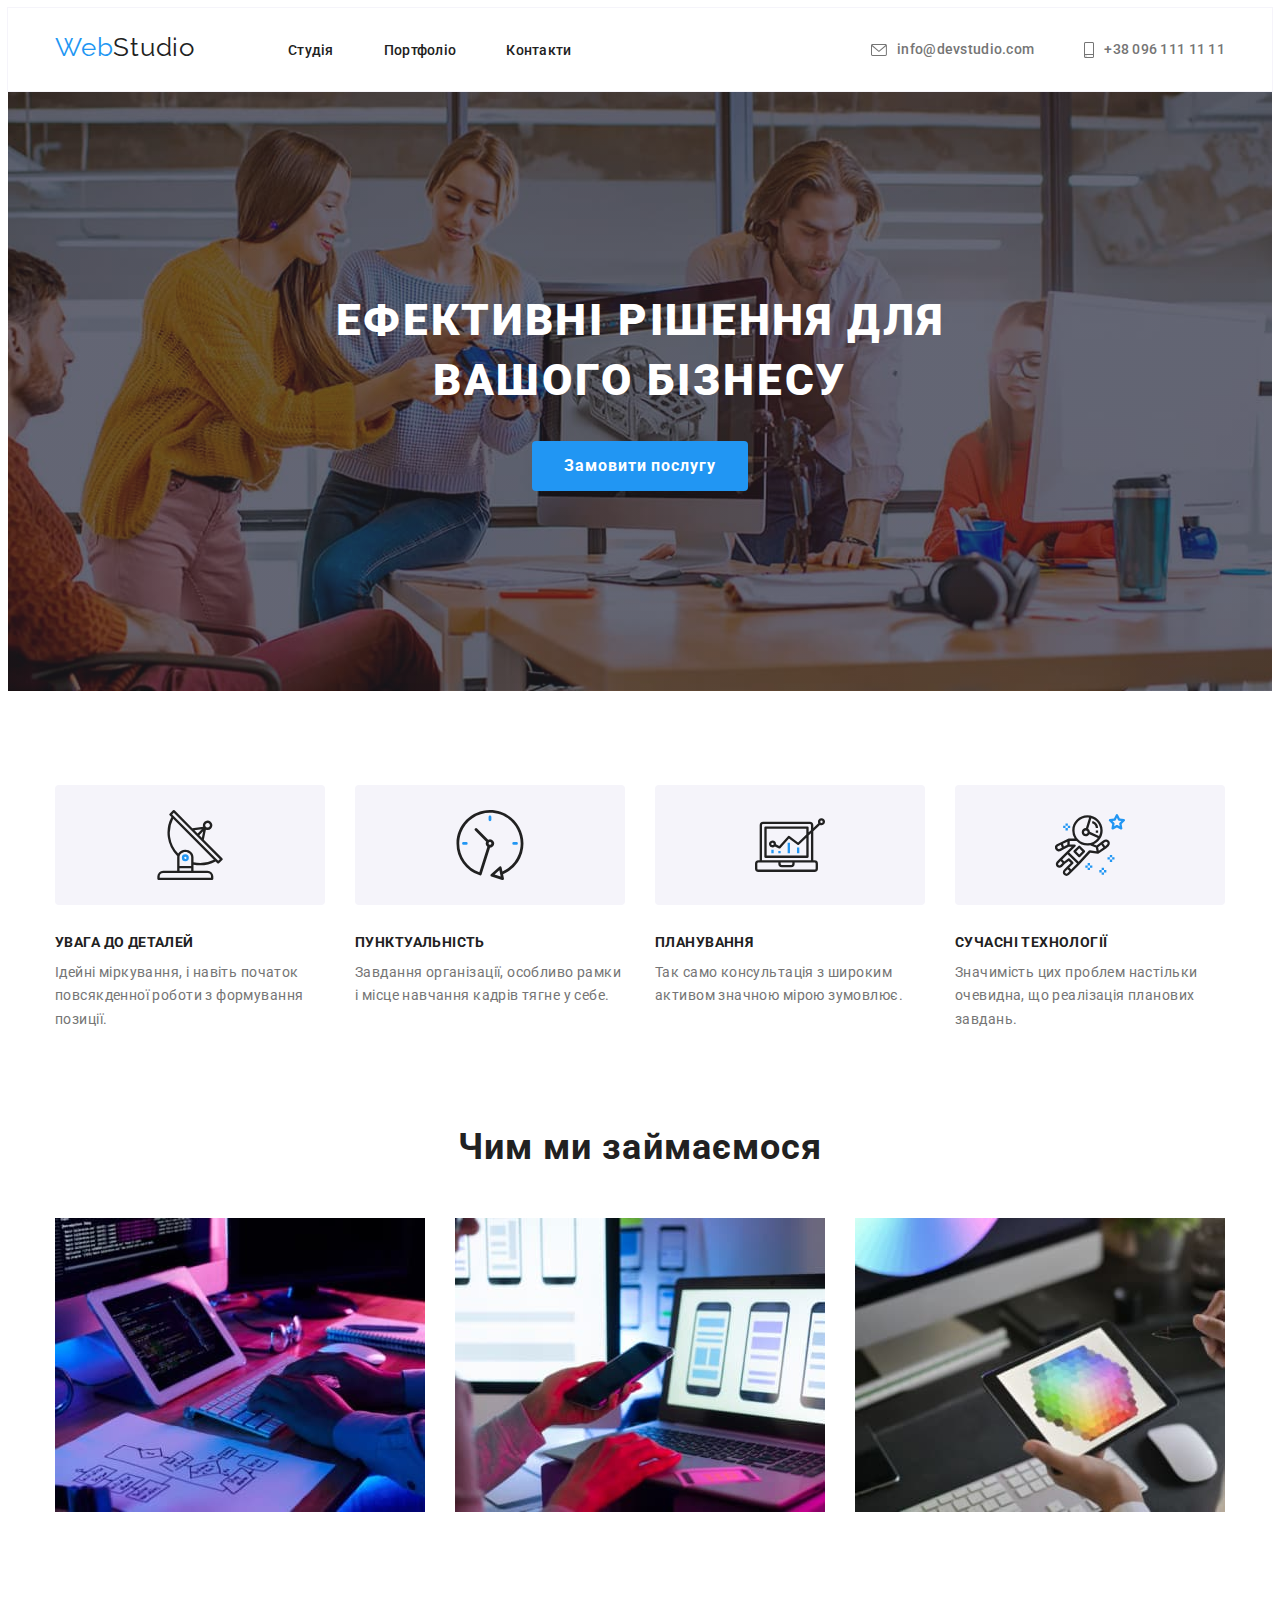
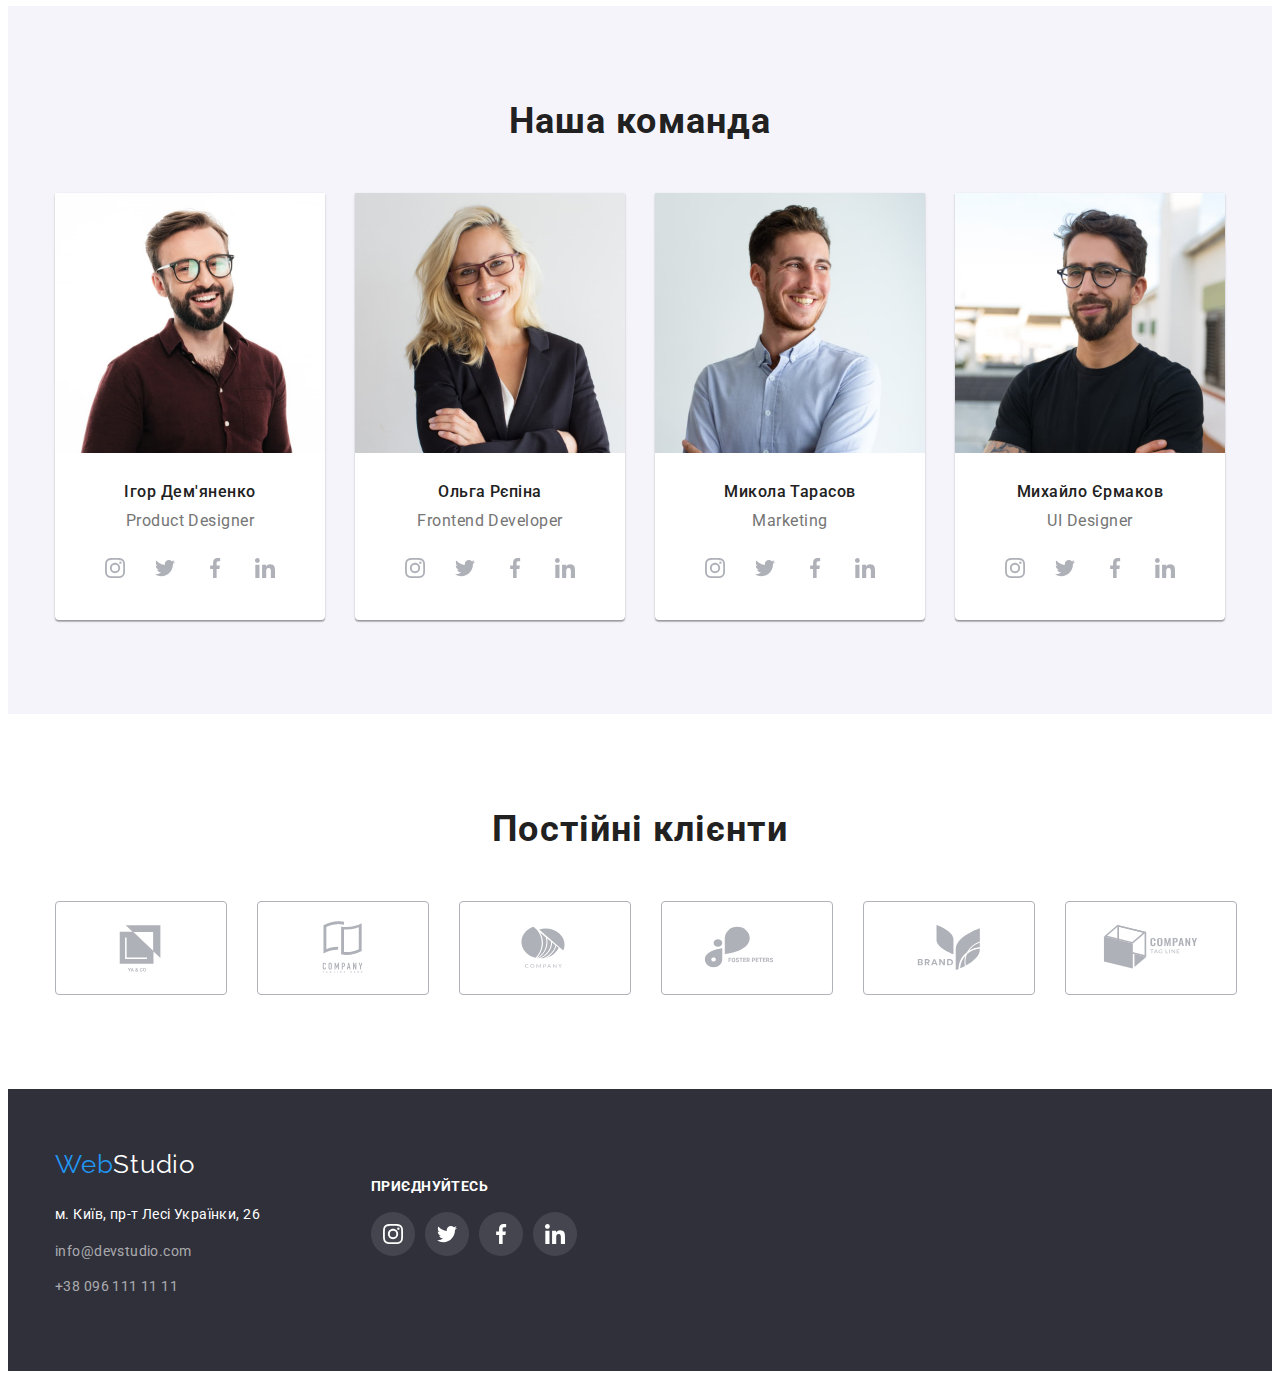
<file: index.html>
<!DOCTYPE html>
<html lang="uk">

<head>
	<meta charset="UTF-8" />
	<meta http-equiv="X-UA-Compatible" content="IE=edge" />
	<meta name="viewport" content="width=device-width, initial-scale=1.0" />
	<title>Студія</title>
	<link rel="preconnect" href="https://fonts.googleapis.com" />
	<link rel="preconnect" href="https://fonts.gstatic.com" crossorigin />
	<link
		href="https://fonts.googleapis.com/css2?family=Raleway:wght@700&family=Roboto:wght@400;500;700;900&display=swap"
		rel="stylesheet" />
	<link rel="stylesheet" href="https://cdnjs.cloudflare.com/ajax/libs/modern-normalize/1.1.0/modern-normalize.min.css"
		integrity="sha512-wpPYUAdjBVSE4KJnH1VR1HeZfpl1ub8YT/NKx4PuQ5NmX2tKuGu6U/JRp5y+Y8XG2tV+wKQpNHVUX03MfMFn9Q=="
		crossorigin="anonymous" referrerpolicy="no-referrer" />
	<link rel="stylesheet" href="./css/styles.css" />
</head>

<body class="body">
	<header class="feader">
		<div class="container feader-conteiner">
			<a href="#" class="logo">Web<span class="accent">Studio</span></a>
			<nav class="feader-conteiner list-feader">
				<ul class="list list-feader">
					<li class="feader-nav">
						<a class="feader-nav-link" href="./index.html">Студія</a>
					</li>
					<li class="feader-nav">
						<a class="feader-nav-link" href="./portfolio.html">Портфоліо</a>
					</li>
					<li class="feader-nav">
						<a class="feader-nav-link nav-end" href="#">Контакти</a>
					</li>
				</ul>
			</nav>
			<a class="feader-contact" href="mailto:info@devstudio.com">
				<svg class="feader-icons" width="16" height="12">
					<use href="./images/icons.svg#icon-envelope"></use>
				</svg>info@devstudio.com
			</a>
			<a class="feader-contact contact-end" href="tel:+380961111111">
				<svg class="feader-icons" width="10" height="16">
					<use href="./images/icons.svg#icon-smartphone"></use>
				</svg>+38 096 111 11 11
			</a>
		</div>
	</header>
	<main>
		<section class="hero">
			<div class="container fero-container">
				<h1 class="hero-title">
					Ефективні рішення для<br />
					вашого бізнесу
				</h1>
				<button type="button" class="hero-btn">Замовити послугу</button>
			</div>
		</section>
		<section class="features">
			<div class="container features-container">
				<ul class="list list-features">
					<li class="features-items">
						<a class="features-icons-fon" href="#">
							<svg class="features-icons" width="70" height="70">
								<use href="./images/icons.svg#icon-antenna-1"></use>
							</svg>
						</a>
						<h3 class="features-title">УВАГА ДО ДЕТАЛЕЙ</h3>
						<p class="features-text">
							Ідейні міркування, і навіть початок повсякденної роботи з формування позиції.
						</p>
					</li>
					<li class="features-items">
						<a class="features-icons-fon" href="#">
							<svg class="features-icons" width="70" height="70">
								<use href="./images/icons.svg#icon-clock-1"></use>
							</svg>
						</a>
						<h3 class="features-title">ПУНКТУАЛЬНІСТЬ</h3>
						<p class="features-text"> Завдання організації, особливо рамки і місце навчання кадрів тягне у
							себе. </p>
					</li>
					<li class="features-items">
						<a class="features-icons-fon" href="#">
							<svg class="features-icons" width="70" height="70">
								<use href="./images/icons.svg#icon-diagram-1"></use>
							</svg>
						</a>
						<h3 class="features-title">ПЛАНУВАННЯ</h3>
						<p class="features-text"> Так само консультація з широким активом значною мірою зумовлює. </p>
					</li>
					<li class="features-items">
						<a class="features-icons-fon" href="#">
							<svg class="features-icons" width="70" height="70">
								<use href="./images/icons.svg#icon-astronaut-1"></use>
							</svg>
						</a>
						<h3 class="features-title">СУЧАСНІ ТЕХНОЛОГІЇ</h3>
						<p class="features-text"> Значимість цих проблем настільки очевидна, що реалізація планових
							завдань. </p>
					</li>
				</ul>
			</div>
		</section>
		<section class="doing">
			<div class="container doing-container">
				<h2 class="doing-title">Чим ми займаємося</h2>
				<ul class="list list-doing">
					<li class="doing-items">
						<img src="./images/1.jpg" width="370" height="294" alt="верстка сайту на планшеті" />
					</li>
					<li class="doing-items">
						<img src="./images/2.jpg" width="370" height="294" alt="оптимізація дизайну під смартфон" />
					</li>
					<li class="doing-items">
						<img src="./images/3.jpg" width="370" height="294" alt="графічний планшет з палітрою" />
					</li>
				</ul>
			</div>
		</section>
		<section class="team">
			<div class="container container-team">
				<h2 class="team-title">Наша команда</h2>
				<ul class="list list-team">
					<li class="team-items">
						<img src="./images/comand1.jpg" width="270" height="260"
							alt="фото працівника студії Ігоря Дем'яненка" />
						<div class="info-items">
							<h3 class="team-second-title">Ігор Дем'яненко</h3>
							<p class="team-text">Product Designer</p>
							<ul class="team-soc-list list">
								<li class="team-soc-items">
									<a class="team-soc-link" href="#">
										<svg class="team-soc-icon" width="20" height="20">
											<use href="./images/icons.svg#icon-instagram-2"></use>
										</svg>
									</a>
								</li>
								<li class="team-soc-items">
									<a class="team-soc-link" href="#">
										<svg class="team-soc-icon" width="20" height="20">
											<use href="./images/icons.svg#icon-twitter-1"></use>
										</svg>
									</a>
								</li>
								<li class="team-soc-items">
									<a class="team-soc-link" href="#">
										<svg class="team-soc-icon" width="20" height="20">
											<use href="./images/icons.svg#icon-facebook-1"></use>
										</svg>
									</a>
								</li>
								<li class="team-soc-items">
									<a class="team-soc-link" href="#">
										<svg class="team-soc-icon" width="20" height="20">
											<use href="./images/icons.svg#icon-linkedin-1"></use>
										</svg>
									</a>
								</li>
							</ul>
						</div>
					</li>
					<li class="team-items">
						<img src="./images/comand2.jpg" width="270" height="260"
							alt="фото працівника студії Ольги Рєпіної" />
						<div class="info-items">
							<h3 class="team-second-title">Ольга Рєпіна</h3>
							<p class="team-text">Frontend Developer</p>
							<ul class="team-soc-list list">
								<li class="team-soc-items">
									<a class="team-soc-link" href="#">
										<svg class="team-soc-icon" width="20" height="20">
											<use href="./images/icons.svg#icon-instagram-2"></use>
										</svg>
									</a>
								</li>
								<li class="team-soc-items">
									<a class="team-soc-link" href="#">
										<svg class="team-soc-icon" width="20" height="20">
											<use href="./images/icons.svg#icon-twitter-1"></use>
										</svg>
									</a>
								</li>
								<li class="team-soc-items">
									<a class="team-soc-link" href="#">
										<svg class="team-soc-icon" width="20" height="20">
											<use href="./images/icons.svg#icon-facebook-1"></use>
										</svg>
									</a>
								</li>
								<li class="team-soc-items">
									<a class="team-soc-link" href="#">
										<svg class="team-soc-icon" width="20" height="20">
											<use href="./images/icons.svg#icon-linkedin-1"></use>
										</svg>
									</a>
								</li>
							</ul>
						</div>
					</li>
					<li class="team-items">
						<img src="./images/comand3.jpg" width="270" height="260"
							alt="фото працівника студії Миколи Тарасова" />
						<div class="info-items">
							<h3 class="team-second-title">Микола Тарасов</h3>
							<p class="team-text">Marketing</p>
							<ul class="team-soc-list list">
								<li class="team-soc-items">
									<a class="team-soc-link" href="#">
										<svg class="team-soc-icon" width="20" height="20">
											<use href="./images/icons.svg#icon-instagram-2"></use>
										</svg>
									</a>
								</li>
								<li class="team-soc-items">
									<a class="team-soc-link" href="#">
										<svg class="team-soc-icon" width="20" height="20">
											<use href="./images/icons.svg#icon-twitter-1"></use>
										</svg>
									</a>
								</li>
								<li class="team-soc-items">
									<a class="team-soc-link" href="#">
										<svg class="team-soc-icon" width="20" height="20">
											<use href="./images/icons.svg#icon-facebook-1"></use>
										</svg>
									</a>
								</li>
								<li class="team-soc-items">
									<a class="team-soc-link" href="#">
										<svg class="team-soc-icon" width="20" height="20">
											<use href="./images/icons.svg#icon-linkedin-1"></use>
										</svg>
									</a>
								</li>
							</ul>
						</div>
					</li>
					<li class="team-items">
						<img src="./images/comand4.jpg" width="270" height="260"
							alt="фото працівника студії Михайло Єрмаков" />
						<div class="info-items">
							<h3 class="team-second-title">Михайло Єрмаков</h3>
							<p class="team-text">UI Designer</p>
							<ul class="team-soc-list list">
								<li class="team-soc-items">
									<a class="team-soc-link" href="#">
										<svg class="team-soc-icon" width="20" height="20">
											<use href="./images/icons.svg#icon-instagram-2"></use>
										</svg>
									</a>
								</li>
								<li class="team-soc-items">
									<a class="team-soc-link" href="#">
										<svg class="team-soc-icon" width="20" height="20">
											<use href="./images/icons.svg#icon-twitter-1"></use>
										</svg>
									</a>
								</li>
								<li class="team-soc-items">
									<a class="team-soc-link" href="#">
										<svg class="team-soc-icon" width="20" height="20">
											<use href="./images/icons.svg#icon-facebook-1"></use>
										</svg>
									</a>
								</li>
								<li class="team-soc-items">
									<a class="team-soc-link" href="#">
										<svg class="team-soc-icon" width="20" height="20">
											<use href="./images/icons.svg#icon-linkedin-1"></use>
										</svg>
									</a>
								</li>
							</ul>
						</div>
					</li>
				</ul>
			</div>
		</section>
		<section class="clients">
			<div class="container-clients container">
				<h2 class="clients-title">Постійні клієнти</h2>
				<ul class="clients-list list">
					<li class="clients-list-grup">
						<a class="clients-logo" href="">
							<svg class="clients-logo-icon" width="106" height="60">
								<use href="./images/icons.svg#icon-Logo"></use>
							</svg>
						</a>
					</li>
					<li class="clients-list-grup">
						<a class="clients-logo" href="">
							<svg class="clients-logo-icon" width="106" height="60">
								<use href="./images/icons.svg#icon-Logo-1"></use>
							</svg>
						</a>
					</li>
					<li class="clients-list-grup">
						<a class="clients-logo" href="">
							<svg class="clients-logo-icon" width="106" height="60">
								<use href="./images/icons.svg#icon-Logo-2"></use>
							</svg>
						</a>
					</li>
					<li class="clients-list-grup">
						<a class="clients-logo" href="">
							<svg class="clients-logo-icon" width="106" height="60">
								<use href="./images/icons.svg#icon-Logo-3"></use>
							</svg>
						</a>
					</li>
					<li class="clients-list-grup">
						<a class="clients-logo" href="">
							<svg class="clients-logo-icon" width="106" height="60">
								<use href="./images/icons.svg#icon-Logo-4"></use>
							</svg>
						</a>
					</li>
					<li class="clients-list-grup">
						<a class="clients-logo" href="">
							<svg class="clients-logo-icon" width="106" height="60">
								<use href="./images/icons.svg#icon-Logo-5"></use>
							</svg>
						</a>
					</li>
				</ul>
			</div>
		</section>
	</main>
	<footer class="footer">
		<div class="container container-footer">
			<a href="#" class="footer-logo">Web<span class="accent-footer">Studio</span></a>
			<div class="footer-info">
				<ul class="list list-footer">
					<li class="list-info">
						<address class="footer-address"> м. Київ, пр-т Лесі Українки, 26 </address>
					</li>
					<li class="list-info">
						<a class="footer-link" href="mailto:info@devstudio.com">info@devstudio.com</a>
					</li>
					<li class="list-info">
						<a class="footer-link end" href="tel:+380961111111">+38 096 111 11 11</a>
					</li>
				</ul>
				<div class="container footer-soc">
					<h3 class="footer-soc-title">приєднуйтесь</h3>
					<ul class="footer-soc-list list">
						<li class="footer-soc-icons">
							<a class="footer-soc-link" href="#">
								<svg class="footer-icons" width="20" height="20">
									<use href="./images/icons.svg#icon-instagram-2"></use>
								</svg>
							</a>
						</li>
						<li class="footer-soc-icons">
							<a class="footer-soc-link" href="#">
								<svg class="footer-icons" width="20" height="20">
									<use href="./images/icons.svg#icon-twitter-1"></use>
								</svg>
							</a>
						</li>
						<li class="footer-soc-icons">
							<a class="footer-soc-link" href="#">
								<svg class="footer-icons" width="20" height="20">
									<use href="./images/icons.svg#icon-facebook-1"></use>
								</svg>
							</a>
						</li>
						<li class="footer-soc-icons">
							<a class="footer-soc-link" href="#">
								<svg class="footer-icons" width="20" height="20">
									<use href="./images/icons.svg#icon-linkedin-1"></use>
								</svg>
							</a>
						</li>
					</ul>
				</div>
			</div>
		</div>
	</footer>
</body>

</html>
</file>
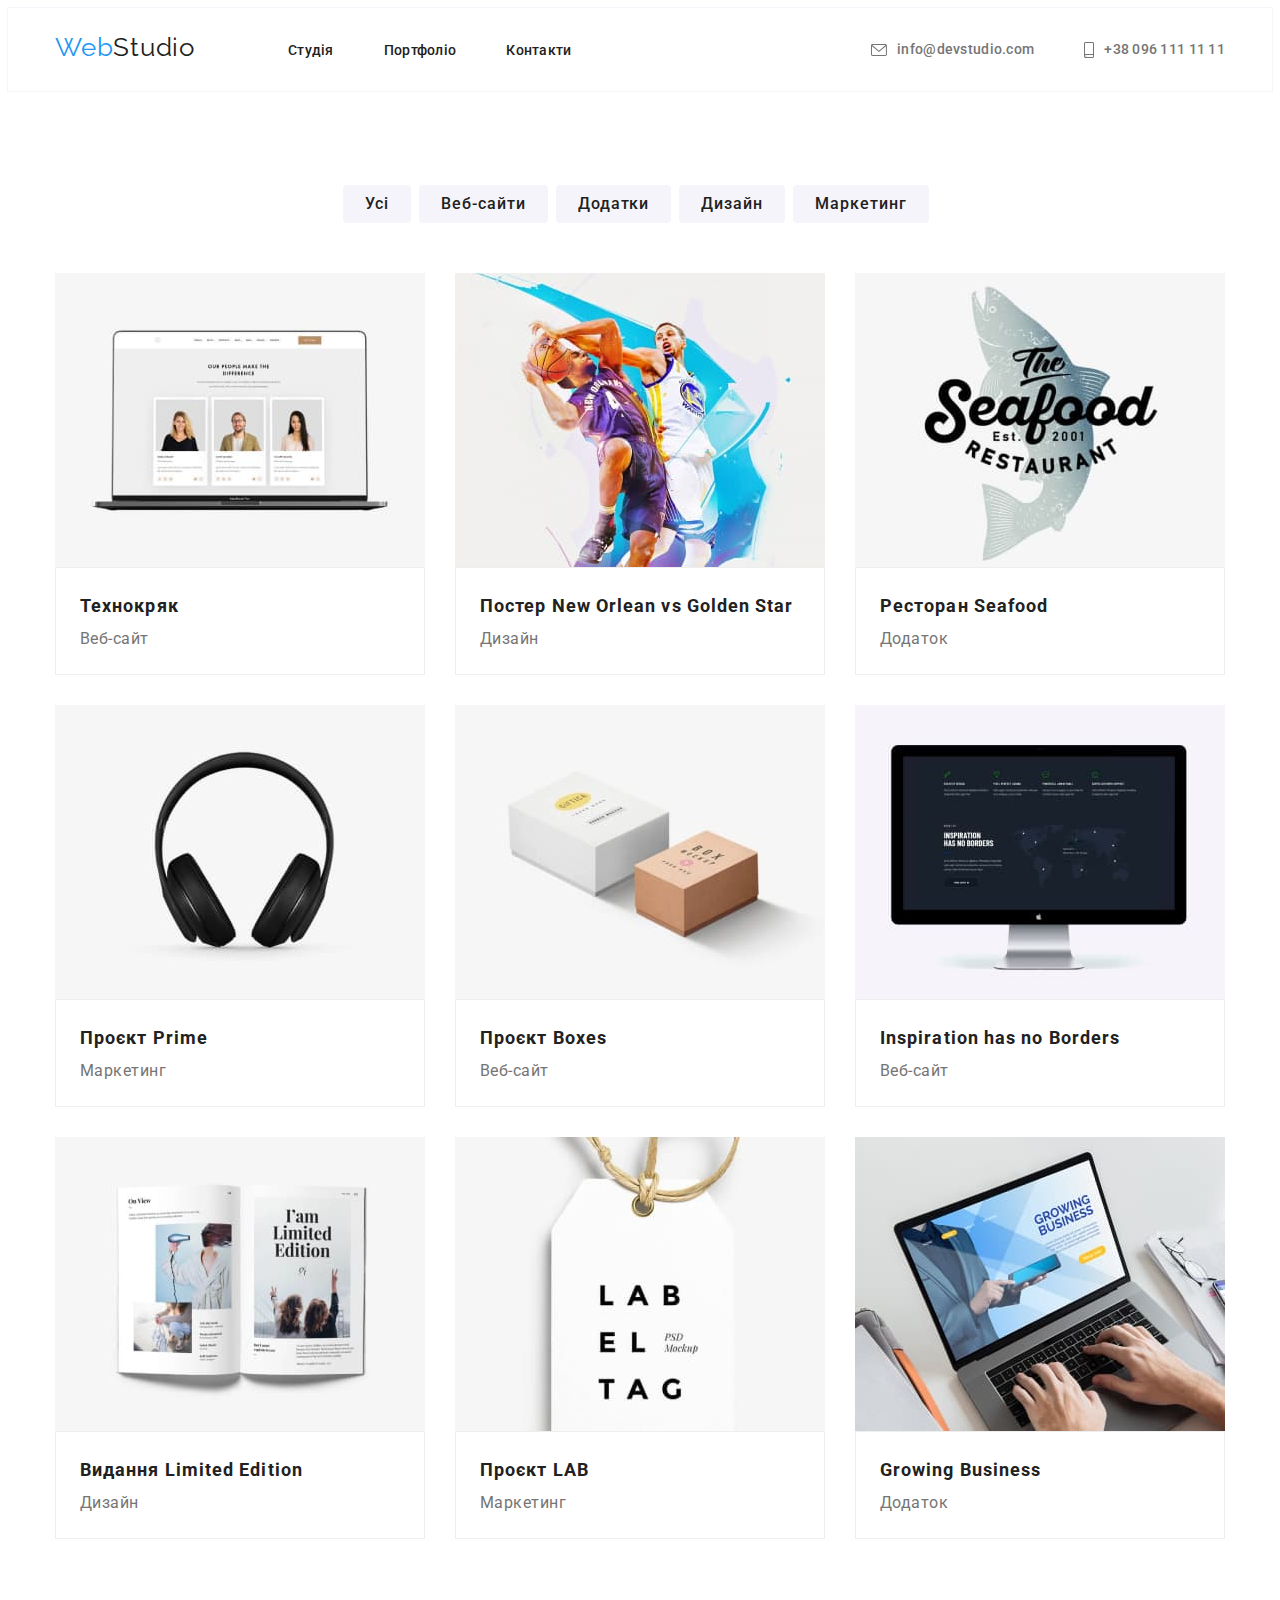
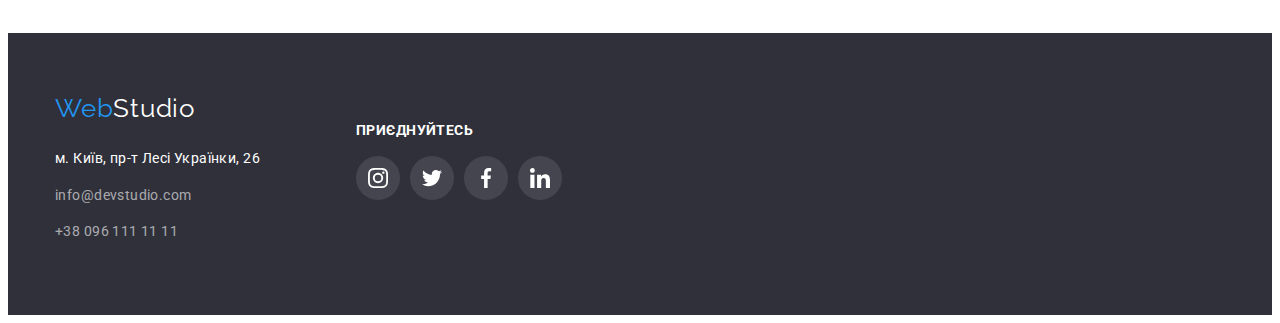
<file: portfolio.html>
<!DOCTYPE html>
<html lang="uk">

<head>
  <meta charset="UTF-8" />
  <meta http-equiv="X-UA-Compatible" content="IE=edge" />
  <meta name="viewport" content="width=device-width, initial-scale=1.0" />
  <title>Студія</title>
  <link rel="preconnect" href="https://fonts.googleapis.com" />
  <link rel="preconnect" href="https://fonts.gstatic.com" crossorigin />
  <link href="https://fonts.googleapis.com/css2?family=Raleway:wght@700&family=Roboto:wght@400;500;700;900&display=swap"
    rel="stylesheet" />
  <link rel="stylesheet" href="https://cdnjs.cloudflare.com/ajax/libs/modern-normalize/1.1.0/modern-normalize.min.css"
    integrity="sha512-wpPYUAdjBVSE4KJnH1VR1HeZfpl1ub8YT/NKx4PuQ5NmX2tKuGu6U/JRp5y+Y8XG2tV+wKQpNHVUX03MfMFn9Q=="
    crossorigin="anonymous" referrerpolicy="no-referrer" />
  <link rel="stylesheet" href="./css/styles.css" />
</head>

<body class="body">
  <header class="feader">
    <div class="container feader-conteiner">
      <a href="#" class="logo">Web<span class="accent">Studio</span></a>
      <nav class="feader-conteiner list-feader">
        <ul class="list list-feader">
          <li class="feader-nav">
            <a class="feader-nav-link" href="./index.html">Студія</a>
          </li>
          <li class="feader-nav">
            <a class="feader-nav-link" href="./portfolio.html">Портфоліо</a>
          </li>
          <li class="feader-nav">
            <a class="feader-nav-link nav-end" href="#">Контакти</a>
          </li>
        </ul>
      </nav>
      <a class="feader-contact" href="mailto:info@devstudio.com">
        <svg class="feader-icons" width="16" height="12">
          <use href="./images/icons.svg#icon-envelope"></use>
        </svg>info@devstudio.com
      </a>
      <a class="feader-contact contact-end" href="tel:+380961111111">
        <svg class="feader-icons" width="10" height="16">
          <use href="./images/icons.svg#icon-smartphone"></use>
        </svg>+38 096 111 11 11
      </a>
    </div>
  </header>
  <main>
    <section class="portfolio">
      <div class="container container-portfolio">
        <ul class="list list-portfolio">
          <li class="portfolio-nv"><button class="portfolio-btn" type="button">Усі</button></li>
          <li class="portfolio-nv">
            <button class="portfolio-btn" type="button">Веб-сайти</button>
          </li>
          <li class="portfolio-nv"><button class="portfolio-btn" type="button">Додатки</button></li>
          <li class="portfolio-nv"><button class="portfolio-btn" type="button">Дизайн</button></li>
          <li class="portfolio-nv">
            <button class="portfolio-btn" type="button">Маркетинг</button>
          </li>
        </ul>
        <ul class="list portfolio-items">
          <li class="list-items">
            <img src="./images/portfolio1.jpg" width="370" height="294" alt="відкритий ноутбук" />
            <div class="portfolio-info">
              <h3 class="portfolio-title">Технокряк</h3>
              <p class="portfolio-text">Веб-сайт</p>
            </div>
          </li>
          <li class="list-items">
            <img src="./images/portfolio2.jpg" width="370" height="294" alt="два боскетболісти з мячем" />
            <div class="portfolio-info">
              <h3 class="portfolio-title">Постер New Orlean vs Golden Star</h3>
              <p class="portfolio-text">Дизайн</p>
            </div>
          </li>
          <li class="list-items">
            <img src="./images/portfolio3.jpg" width="370" height="294" alt="логотип з рибою" />
            <div class="portfolio-info">
              <h3 class="portfolio-title">Ресторан Seafood</h3>
              <p class="portfolio-text">Додаток</p>
            </div>
          </li class="list-items">
          <li class="list-items">
            <img src="./images/portfolio4.jpg" width="370" height="294" alt="навушники повнорозміні" />
            <div class="portfolio-info">
              <h3 class="portfolio-title">Проєкт Prime</h3>
              <p class="portfolio-text">Маркетинг</p>
            </div>
          </li>
          <li class="list-items">
            <img src="./images/portfolio5.jpg" width="370" height="294" alt="дві коробки" />
            <div class="portfolio-info">
              <h3 class="portfolio-title">Проєкт Boxes</h3>
              <p class="portfolio-text">Веб-сайт</p>
            </div>
          </li>
          <li class="list-items">
            <img src="./images/portfolio6.jpg" width="370" height="294" alt="компьютер" />
            <div class="portfolio-info">
              <h3 class="portfolio-title">Inspiration has no Borders</h3>
              <p class="portfolio-text">Веб-сайт</p>
            </div>
          </li>
          <li class="list-items">
            <img src="./images/portfolio7.jpg" width="370" height="294" alt="розкрита книга" />
            <div class="portfolio-info">
              <h3 class="portfolio-title">Видання Limited Edition</h3>
              <p class="portfolio-text">Дизайн</p>
            </div>
          </li>
          <li class="list-items">
            <img src="./images/portfolio8.jpg" width="370" height="294" alt="бірка" />
            <div class="portfolio-info">
              <h3 class="portfolio-title">Проєкт LAB</h3>
              <p class="portfolio-text">Маркетинг</p>
            </div>
          </li>
          <li class="list-items">
            <img src="./images/portfolio9.jpg" width="370" height="294" alt="людина працює за ноутбуком" />
            <div class="portfolio-info">
              <h3 class="portfolio-title">Growing Business</h3>
              <p class="portfolio-text">Додаток</p>
            </div>
          </li>
        </ul>
      </div>
    </section>
  </main>
  <footer class="footer">
    <div class="container container-footer">
      <a href="#" class="footer-logo">Web<span class="accent-footer">Studio</span></a>
      <div class="footer-info">
        <ul class="list list-footer">
          <li class="list-info">
            <address class="footer-address">
              м. Київ, пр-т Лесі Українки, 26
            </address>
          </li>
          <li class="list-info">
            <a class="footer-link" href="mailto:info@devstudio.com">info@devstudio.com</a>
          </li>
          <li class="list-info">
            <a class="footer-link end" href="tel:+380961111111">+38 096 111 11 11</a>
          </li>
        </ul>
        <div class="footer-soc">
          <h3 class="footer-soc-title">приєднуйтесь</h3>
          <ul class="footer-soc-list list">
            <li class="footer-soc-icons">
              <a class="footer-soc-link" href="#">
                <svg class="footer-icons" width="20" height="20">
                  <use href="./images/icons.svg#icon-instagram-2"></use>
                </svg>
              </a>
            </li>
            <li class="footer-soc-icons">
              <a class="footer-soc-link" href="#">
                <svg class="footer-icons" width="20" height="20">
                  <use href="./images/icons.svg#icon-twitter-1"></use>
                </svg>
              </a>
            </li>
            <li class="footer-soc-icons">
              <a class="footer-soc-link" href="#">
                <svg class="footer-icons" width="20" height="20">
                  <use href="./images/icons.svg#icon-facebook-1"></use>
                </svg>
              </a>
            </li>
            <li class="footer-soc-icons">
              <a class="footer-soc-link" href="#">
                <svg class="footer-icons" width="20" height="20">
                  <use href="./images/icons.svg#icon-linkedin-1"></use>
                </svg>
              </a>
            </li>
          </ul>
        </div>
      </div>
    </div>
  </footer>
</body>

</html>
</file>
<file: css/styles.css>
:root {
  --color-blac: #212121;
  --first-title-color: #ffffff;
  --second-title-color: #212121;
  --text-item: #757575;
  --activ-link: #2196f3;
  --first-btn-color: #2196f3;
  --second-btn-color: #f5f4fa;
  --background-origin: #2f303a;
}

h1,
h2,
h3,
h4,
h5,
h6,
p {
  margin: 0;
}


button {
  cursor: pointer;
}

address {
  font-style: normal;
}

img {
  display: block;
}

.body {
  font-family: 'Roboto';
  color: var(--color-blac);
}

.container {
  width: 1200px;
  padding-left: 15px;
  padding-right: 15px;
  margin: 0 auto;
  box-sizing: border-box;
}
.feader {
  outline: 1px solid #f5f4fa;
}
.feader-conteiner {
  display: flex;
}
.list-feader {
  margin-right: auto;
  padding-top: 32px;
  padding-bottom: 32px;
  display: flex;
}
.feader-nav {
  margin-right: 50px;
}

.feader-nav-link {
  padding-top: 32px;
  padding-bottom: 32px;
  font-weight: 500;
  font-size: 14px;
  line-height: 1.14;
  letter-spacing: 0.02em;
  text-decoration: none;
  color: #212121;
}
.nav-end {
  margin-right: 0;
}
.feader-nav-link:hover,
.feader-nav-link:focus {
  color: var(--first-btn-color);
}

.logo {
  margin-right: 93px;
  padding-top: 24px;
  padding-bottom: 25px;
  font-size: 26px;
  line-height: 1.19;
  letter-spacing: 0.03em;
  list-style: none;
  text-decoration: none;
  font-family: 'Raleway';
  text-decoration-color: var(--activ-link);
  color: #2196f3;
}
.accent {
  color: #212121;
}
.list {
  padding: 0 0;
  margin: 0 0;
  list-style: none;
  text-decoration: none;
}
a.list:visited {
  color: #2196f3;
}
.feader-contact {
  margin-right: 50px;
  padding-top: 32px;
  padding-bottom: 32px;
  font-weight: 500;
  font-size: 14px;
  line-height: 1.14;
  letter-spacing: 0.02em;
  text-decoration: none;
  color: #757575;
  display: flex;
  align-items: center;
  justify-content: center;
  gap: 10px;
}
.feader-icons {
  fill: #757575;
}
.contact-end {
  margin-right: 0;
}
.feader-contact:hover,
.feader-contact:active,
.feader-contact:focus {
  color: var(--first-btn-color);
}
.feader-contact:hover .feader-icons {
  fill: #2196f3;
}
.feader-contact:focus .feader-icons {
  fill: #2196f3;
}
.fero-container {
}
.hero {
  padding-bottom: 200px;
  padding-top: 200px;
  background-image: linear-gradient(rgba(47, 48, 58, 0.4), rgba(47, 48, 58, 0.4)),
    url(../images/bg1.jpg);
  background-repeat: no-repeat;
  background-position: center;
  background-size: cover;
}
.hero-title {
  margin-bottom: 30px;
  font-weight: 900;
  font-size: 44px;
  line-height: 1.36;
  text-align: center;
  letter-spacing: 0.06em;
  text-transform: uppercase;
  color: var(--first-title-color);
}
.hero-btn {
  padding-top: 10px;
  padding-bottom: 10px;
  padding-left: 32px;
  padding-right: 32px;
  margin-top: 30px;
  font-weight: 700;
  font-size: 16px;
  line-height: 1.87;
  border-radius: 4px;
  border: 0px;
  display: block;
  align-items: center;
  text-align: center;
  letter-spacing: 0.06em;
  background-color: #2196f3;
  color: #ffffff;
  margin: 0 auto;
  font-family: 'Roboto';
}
.section {
}
.features-container {
}
.list-features {
  display: flex;
  gap: 30px;
}
.features-items-list {
  width: 270px;
  height: 120px;
  margin-bottom: 30px;
  border-radius: 4px;
  display: flex;
  align-items: center;
  justify-content: center;
}
.features-icons-fon {
  width: 270px;
  height: 120px;
  background-position: center;
  margin-bottom: 30px;
  border-radius: 4px;
  display: flex;
  align-items: center;
  justify-content: center;
  background-color: #f5f4fa;
}
.features-icon {
  width: 70px;
  height: 70px;
  display: flex;
  align-items: center;
  justify-content: center;
}

.features {
  padding-top: 94px;
  padding-bottom: 94px;
  color: var(--color-blac);
}
.features-text {
  margin-top: 10px;
  font-size: 14px;
  line-height: 1.71;
  letter-spacing: 0.03em;
  color: var(--text-item);
}
.features-title {
  margin-bottom: 10px;
  font-size: 14px;
  line-height: 1.14;
  letter-spacing: 0.03em;
  text-transform: uppercase;
  color: var(--second-title-color);
}
.features-items {
  width: 270px;
}
.doing {
  padding-bottom: 94px;
}
.doing-container {
}
.doing-title {
  margin-bottom: 50px;
  font-size: 36px;
  line-height: 1.17;
  text-align: center;
  letter-spacing: 0.03em;
  color: var(--second-title-color);
}
.team {
  padding-top: 94px;
  padding-bottom: 94px;
  background-color: #f5f4fa;
}
.list-doing {
  margin: 0;
  display: flex;
}
.list-team {
  margin: 0;
  display: flex;
}
.doing-items {
  margin-right: 30px;
}
.container-team {
}
.team-title {
  margin-bottom: 50px;
  font-size: 36px;
  line-height: 1.17;
  text-align: center;
  letter-spacing: 0.03em;
  color: var(--second-title-color);
}
.team-items {
  margin-right: 30px;
  background-color: #ffffff;
  box-shadow: 0px 1px 3px rgba(0, 0, 0, 0.12), 0px 1px 1px rgba(0, 0, 0, 0.14),
    0px 2px 1px rgba(0, 0, 0, 0.2);
  border-radius: 0px 0px 4px 4px;
}
.info-items {
  padding-top: 30px;
  padding-bottom: 30px;
}
.team-second-title {
  margin-bottom: 10px;
  font-weight: 500;
  font-size: 16px;
  line-height: 1.18;
  text-align: center;
  letter-spacing: 0.03em;
  color: var(--color-blac);
}
.team-text {
  margin-top: 10px;
  font-size: 16px;
  line-height: 1.19;
  text-align: center;
  letter-spacing: 0.03em;
  color: var(--text-item);
}
.team-soc-list {
  margin-top: 16px;
  margin-left: 32px;
  margin-right: 32px;
  display: flex;
  justify-content: space-evenly;
}
.team-soc-items {
  width: 44px;
  height: 44px;
}
.team-soc-link {
  width: 100%;
  height: 100%;
  border-radius: 50%;
  background-color: #ffffff;
  display: flex;
  align-items: center;
  justify-content: center;
}
.team-soc-icon {
  fill: #afb1b8;
}
.team-soc-link:hover,
.team-soc-link:focus {
  background-color: #2196f3;
}
.team-soc-link:hover .team-soc-icon {
  fill: #ffffff;
}
.team-soc-link:focus .team-soc-icon {
  fill: #ffffff;
}
.clients {
  padding-top: 94px;
  padding-bottom: 94px;
}
.container-clients {
}
.clients-title {
  font-size: 36px;
  line-height: 1.17;
  text-align: center;
  letter-spacing: 0.03em;
  margin-bottom: 50px;
  color: var(--second-title-color);
}
.clients-list {
  margin: 0;
  display: flex;
  gap: 30px;
}
.clients-logo {
  width: 170px;
  height: 92px;
  border-radius: 4px;
  border: 1px solid #afb1b8;
  display: flex;
  align-items: center;
  justify-content: center;
}
.clients-logo-icon {
  fill: #afb1b8;
}
.clients-list-grup:hover,
.clients-list-grup:focus {
  color: #2196f3;
}
.clients-logo:hover,
.clients-logo:focus {
  border-color: #2196f3;
}
.clients-logo:hover .clients-logo-icon {
  fill: #2196f3;
}
.clients-logo:focus .clients-logo-icon {
  fill: #2196f3;
}

.container-footer {
}
.clients-list-grup {
}
.footer {
  padding-bottom: 60px;
  padding-top: 60px;
  color: var(--first-title-color);
  background-color: var(--background-origin);
}
.footer-info {
  display: flex;
  gap: 70px;
}
.list-footer {
  padding-left: 0;
  margin-top: 20px;
}
.list-info {
  margin-bottom: 12px;
}
.footer-link {
  text-decoration: none;
  color: rgba(255, 255, 255, 0.6);
}
.footer-link:hover,
.footer-link:focus {
  color: var(--first-btn-color);
}
.footer-logo {
  font-family: 'Raleway';
  font-style: normal;
  font-size: 26px;
  line-height: 1.19;
  letter-spacing: 0.03em;
  text-decoration: none;
  color: #2196f3;
}
.accent-footer {
  color: #ffffff;
}
.footer-address {
  width: 231px;
  font-size: 14px;
  line-height: 2;
  letter-spacing: 0.03em;
  text-decoration: none;
  font-style: normal;
  color: var(--first-title-color);
}
.footer-link {
  font-size: 14px;
  line-height: 1.71;
  letter-spacing: 0.03em;
  color: rgba(255, 255, 255, 0.6);
}
.footer-soc-title {
  font-weight: 700;
  font-size: 14px;
  line-height: 0.875;
  letter-spacing: 0.03em;
  text-transform: uppercase;
  color: #ffffff;
}
.footer-soc {
}
.footer-soc-list {
  margin-top: 20px;
  display: flex;
  gap: 10px;
}
.footer-soc-icons {
  width: 44px;
  height: 44px;
}
.footer-soc-link {
  width: 100%;
  height: 100%;
  border-radius: 50%;
  background-image: linear-gradient(rgba(255, 255, 255, 0.1), rgba(255, 255, 255, 0.1));
  display: flex;
  align-items: center;
  justify-content: center;
}
.footer-icons {
  fill: #ffffff;
}
.footer-soc-link:hover,
.footer-soc-link:focus {
  background-color: #2196f3;
}
.end {
}
/*portfolio*/
.portfolio {
  padding-bottom: 94px;
  padding-top: 94px;
}
.container-portfolio {
}
.list-portfolio {
  justify-content: center;
  margin-bottom: 50px;
  display: flex;
}
.portfolio-nv {
  margin-right: 8px;
}

.portfolio-btn {
  padding-top: 6px;
  padding-bottom: 6px;
  padding-right: 22px;
  padding-left: 22px;
  font-weight: 500;
  font-size: 16px;
  line-height: 1.62;
  border-radius: 4px;
  border: #2196f3;
  display: flex;
  align-items: center;
  text-align: center;
  letter-spacing: 0.06em;
  background-color: #f5f4fa;
  color: #212121;
  cursor: pointer;
  font-family: 'Roboto';
}
.portfolio-btn:hover,
.portfolio-btn:focus {
  color: #ffffff;
  background-color: #2196f3;
  box-shadow: 0px 2px 2px 0px #0000001f, 0px 1px 2px 0px #00000014, 0px 3px 1px 0px #0000001a;
}

.portfolio-items {
  display: flex;
  gap: 30px;
  flex-wrap: wrap;
  font-size: 18px;
  line-height: 2;
  letter-spacing: 0.06em;
  color: var(--second-title-color);
}
.list-items:hover {
  box-shadow: 0px 4px 4px 0px #00000040;
}
.portfolio-info {
  border-width: 1px;
  border-style: solid;
  border-color: #eeeeee;
  padding-bottom: 20px;
  padding-top: 20px;
  padding-left: 24px;
}
.portfolio-text {
  font-size: 16px;
  line-height: 1.87;
  letter-spacing: 0.03em;
  color: var(--text-item);
}
.portfolio-title {
  font-size: 18px;
  line-height: 2;
  letter-spacing: 0.06em;
  color: var(--second-title-color);
}
:current(a) {
  background: yellow;
}
</file>
